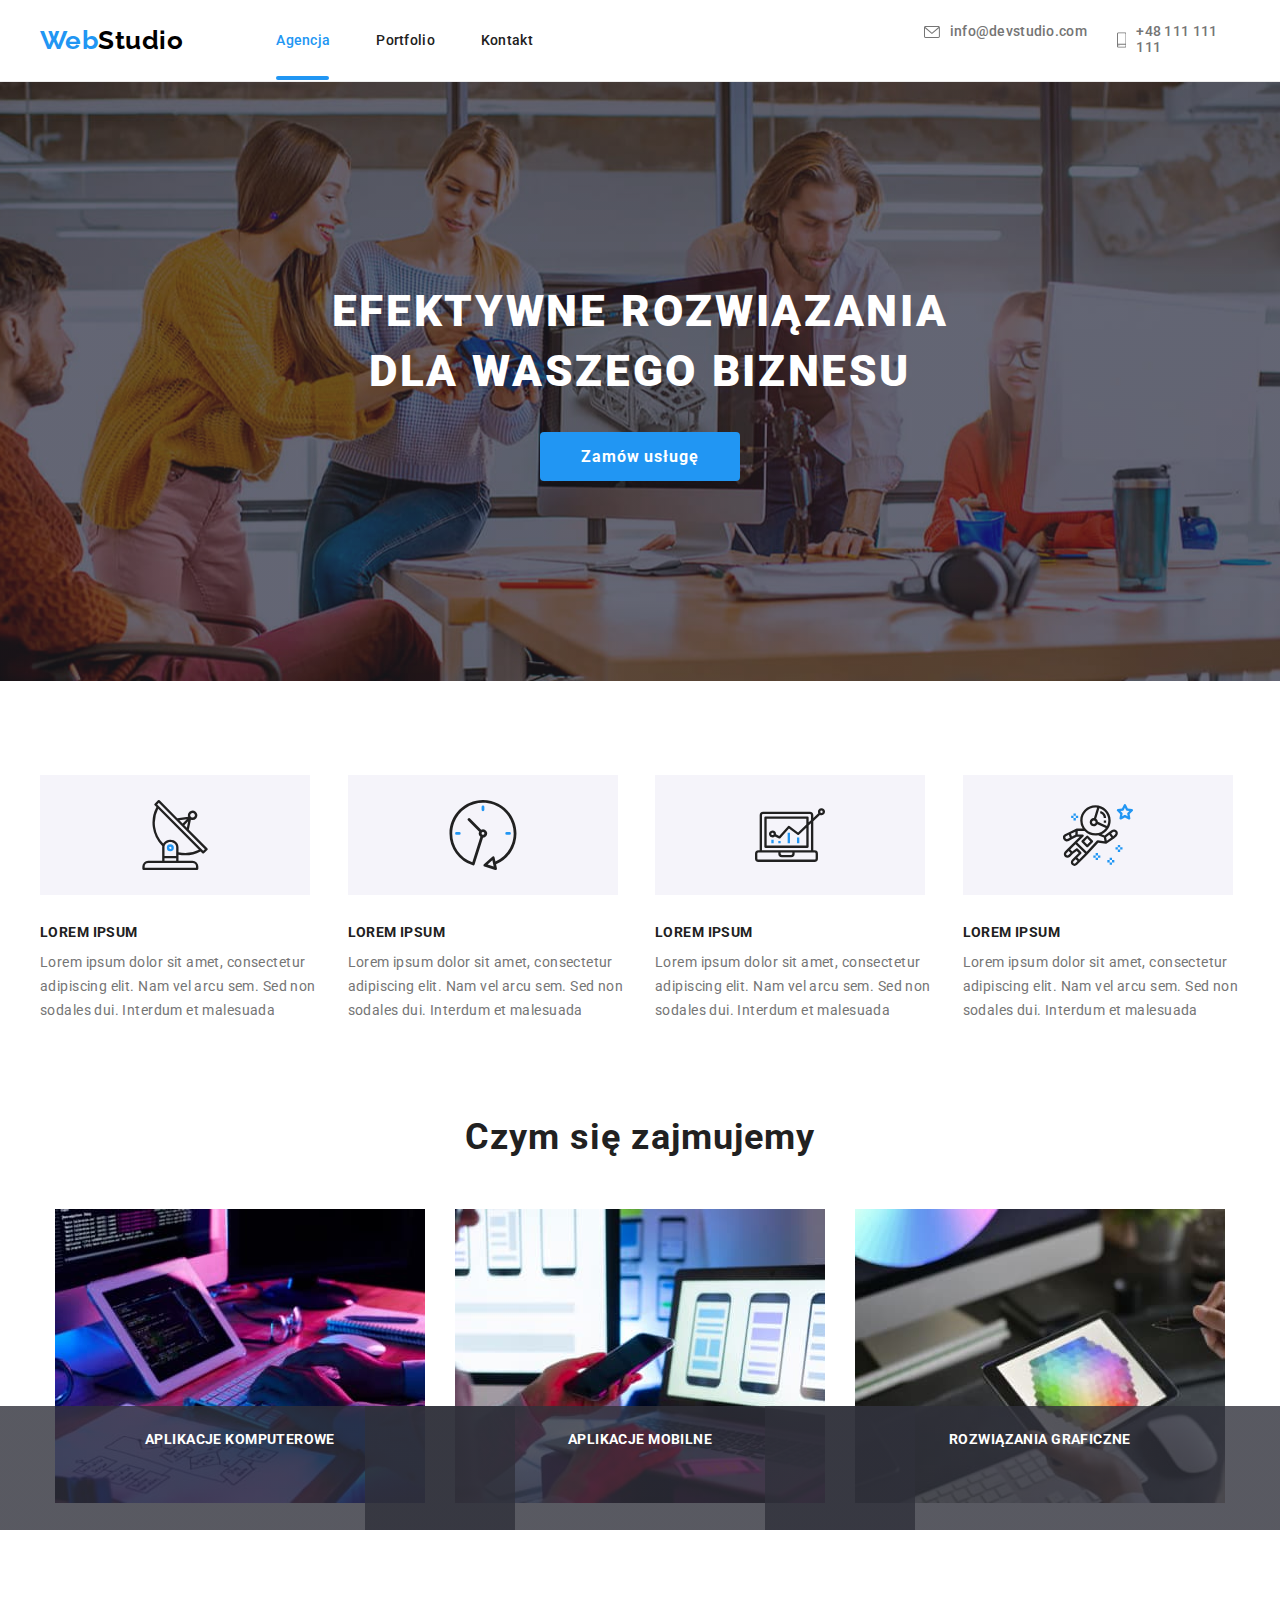
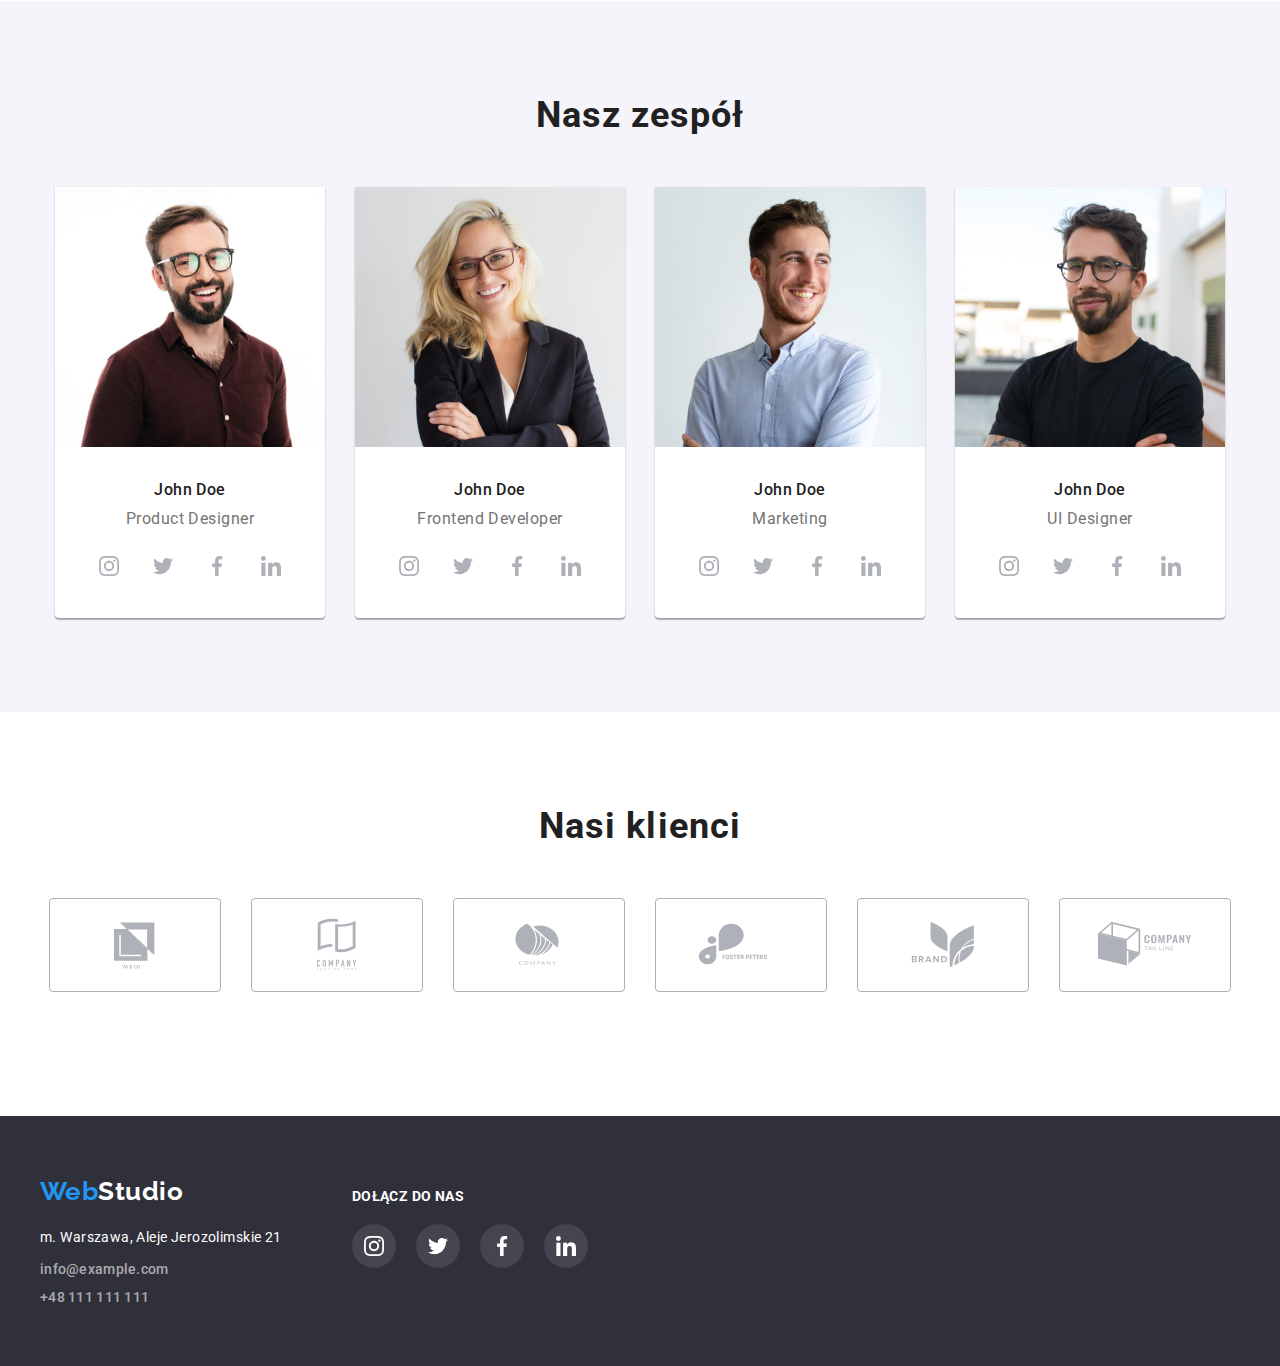
<file: index.html>
<!DOCTYPE html>
<html lang="pl">

<head>
  <meta charset="UTF-8" />
  <meta http-equiv="X-UA-Compatible" content="IE=edge" />
  <meta name="viewport" content="width=device-width, initial-scale=1.0" />
  <title>WebStudio | Strona główna</title>
  <link rel="preconnect" href="https://fonts.googleapis.com" />
  <link rel="preconnect" href="https://fonts.gstatic.com" crossorigin />
  <link href="https://fonts.googleapis.com/css2?family=Raleway:wght@700&family=Roboto:wght@400;500;700;900&display=swap"
    rel="stylesheet" />
  <link rel="stylesheet" href="https://cdnjs.cloudflare.com/ajax/libs/modern-normalize/1.1.0/modern-normalize.min.css"
    integrity="sha512-wpPYUAdjBVSE4KJnH1VR1HeZfpl1ub8YT/NKx4PuQ5NmX2tKuGu6U/JRp5y+Y8XG2tV+wKQpNHVUX03MfMFn9Q=="
    crossorigin="anonymous" referrerpolicy="no-referrer" />
  <link href="./css/styles.css" rel="stylesheet" />
</head>

<body>
  <header class="header-line">
    <div class="container box1">
      <a class="logo-black" href="./index.html"><span class="logo-web">Web</span>Studio</a>
      <nav>
        <ul class="navigation-links">
          <li class="list-navigation">
            <a class="link-active" href="./index.html">Agencja</a>
          </li>
          <li class="list-navigation">
            <a class="link" href="./portfolio.html">Portfolio</a>
          </li>
          <li class="list-navigation">
            <a class="link" href="#">Kontakt</a>
          </li>
        </ul>
      </nav>
      <ul class="contact-links-top">
        <li class="list-contact">
          <a class="link-contact" href="mailto:info@devstudio.com">
            <svg class="icons-contact" width="16" height="12">
              <use href="./images/icons.svg#icon-envelope"></use>
            </svg>info@devstudio.com</a>
        </li>
        <li class="list-contact">
          <a class="link-contact" href="tel:+48111111111"><svg class="icons-contact" width="10" height="16">
              <use href="./images/icons.svg#icon-phone"></use>
            </svg>+48 111 111 111</a>
        </li>
      </ul>
    </div>
  </header>
  <main>
    <!-- Main Header -->
    <section class="section-background-1">
      <div class="container align">
        <h1 class="main-headline">
          Efektywne rozwiązania <br />
          dla waszego biznesu
        </h1>
        <button type="button" class="service-order" data-modal-open>
          Zamów usługę
        </button>
      </div>
    </section>
    <!-- Our assests -->
    <section class="section">
      <div class="container">
        <ul class="list-assets">
          <li class="item-assest">
            <div class="assets-icon-box">
              <svg class="icons-assets" width="70" height="70">
                <use href="./images/icons.svg#icon-antenna"></use>
              </svg>
            </div>
            <h3 class="assets">Lorem ipsum</h3>
            <p class="assets-description">
              Lorem ipsum dolor sit amet, consectetur adipiscing elit. Nam vel
              arcu sem. Sed non sodales dui. Interdum et malesuada
            </p>
          </li>
          <li class="item-assest">
            <div class="assets-icon-box">
              <svg class="icons-assets" width="70" height="70">
                <use href="./images/icons.svg#icon-clock"></use>
              </svg>
            </div>
            <h3 class="assets">Lorem ipsum</h3>
            <p class="assets-description">
              Lorem ipsum dolor sit amet, consectetur adipiscing elit. Nam vel
              arcu sem. Sed non sodales dui. Interdum et malesuada
            </p>
          </li>
          <li class="item-assest">
            <div class="assets-icon-box">
              <svg class="icons-assets" width="70" height="70">
                <use href="./images/icons.svg#icon-diagram"></use>
              </svg>
            </div>
            <h3 class="assets">Lorem ipsum</h3>
            <p class="assets-description">
              Lorem ipsum dolor sit amet, consectetur adipiscing elit. Nam vel
              arcu sem. Sed non sodales dui. Interdum et malesuada
            </p>
          </li>
          <li class="item-assest">
            <div class="assets-icon-box">
              <svg class="icons-assets" width="70" height="70">
                <use href="./images/icons.svg#icon-astronaut"></use>
              </svg>
            </div>
            <h3 class="assets">Lorem ipsum</h3>
            <p class="assets-description">
              Lorem ipsum dolor sit amet, consectetur adipiscing elit. Nam vel
              arcu sem. Sed non sodales dui. Interdum et malesuada
            </p>
          </li>
        </ul>
      </div>
    </section>
    <!-- What we do -->
    <section class="section-what-we-do">
      <div class="container">
        <h2 class="second-headline">Czym się zajmujemy</h2>
        <ul class="list-what-we-do">
          <li class="item-what-we-do item-description-background">
            <img src="images/whatdowedo-1.jpg" alt="osoba pisząca na komputerze" width="370" height="294" />
            <p class="item-description">Aplikacje komputerowe</p>
          </li>
          <li class="item-what-we-do item-description-background">
            <img src="images/whatdowedo-2.jpg" alt="osoba sprawdzająca powiadomienia na telefonie" width="370"
              height="294" />
            <p class="item-description">Aplikacje mobilne</p>
          </li>
          <li class="item-what-we-do item-description-background">
            <img src="images/whatdowedo-3.jpg" alt="tablet z paletą kolorów" width="370" height="294" />
            <p class="item-description">Rozwiązania graficzne</p>
          </li>
        </ul>
      </div>
    </section>
    <!-- Our team -->
    <section class="section section-background-2">
      <div class="container">
        <h2 class="second-headline">Nasz zespół</h2>
        <ul class="list-team">
          <li class="item-team">
            <img src="images/team-member-1.jpg" alt="John Doe Product Designer" width="270" height="260" />
            <h3 class="member-name">John Doe</h3>
            <p class="member-position">Product Designer</p>
            <ul class="list-clients">
              <li class="team-icon">
                <a class="team-icon-border" href="#">
                  <svg class="list-icons" width="20" height="20">
                    <use href="./images/icons.svg#icon-instagram"></use>
                  </svg></a>
              </li>
              <li class="team-icon">
                <a class="team-icon-border" href="#">
                  <svg class="list-icons" width="20" height="20">
                    <use href="./images/icons.svg#icon-twitter"></use>
                  </svg></a>
              </li>
              <li class="team-icon">
                <a class="team-icon-border" href="#">
                  <svg class="list-icons" width="20" height="20">
                    <use href="./images/icons.svg#icon-facebook"></use>
                  </svg></a>
              </li>
              <li class="team-icon">
                <a class="team-icon-border" href="#">
                  <svg class="list-icons" width="20" height="20">
                    <use href="./images/icons.svg#icon-linkedin"></use>
                  </svg></a>
              </li>
            </ul>
          </li>
          <li class="item-team">
            <img src="images/team-member-2.jpg" alt="John Doe Frontend Developer" width="270" height="260" />
            <h3 class="member-name">John Doe</h3>
            <p class="member-position">Frontend Developer</p>
            <ul class="list-clients">
              <li class="team-icon">
                <a class="team-icon-border" href="#">
                  <svg class="list-icons" width="20" height="20">
                    <use href="./images/icons.svg#icon-instagram"></use>
                  </svg></a>
              </li>
              <li class="team-icon">
                <a class="team-icon-border" href="#">
                  <svg class="list-icons" width="20" height="20">
                    <use href="./images/icons.svg#icon-twitter"></use>
                  </svg></a>
              </li>
              <li class="team-icon">
                <a class="team-icon-border" href="#">
                  <svg class="list-icons" width="20" height="20">
                    <use href="./images/icons.svg#icon-facebook"></use>
                  </svg></a>
              </li>
              <li class="team-icon">
                <a class="team-icon-border" href="#">
                  <svg class="list-icons" width="20x" height="20px">
                    <use href="./images/icons.svg#icon-linkedin"></use>
                  </svg></a>
              </li>
            </ul>
          </li>
          <li class="item-team">
            <img src="images/team-member-3.jpg" alt="John Doe Marketing" width="270" height="260" />
            <h3 class="member-name">John Doe</h3>
            <p class="member-position">Marketing</p>
            <ul class="list-clients">
              <li class="team-icon">
                <a class="team-icon-border" href="#">
                  <svg class="list-icons" width="20" height="20">
                    <use href="./images/icons.svg#icon-instagram"></use>
                  </svg></a>
              </li>
              <li class="team-icon">
                <a class="team-icon-border" href="#">
                  <svg class="list-icons" width="20" height="20">
                    <use href="./images/icons.svg#icon-twitter"></use>
                  </svg></a>
              </li>
              <li class="team-icon">
                <a class="team-icon-border" href="#">
                  <svg class="list-icons" width="20" height="20">
                    <use href="./images/icons.svg#icon-facebook"></use>
                  </svg></a>
              </li>
              <li class="team-icon">
                <a class="team-icon-border" href="#">
                  <svg class="list-icons" width="20" height="20">
                    <use href="./images/icons.svg#icon-linkedin"></use>
                  </svg></a>
              </li>
            </ul>
          </li>
          <li class="item-team">
            <img src="images/team-member-4.jpg" alt="John Doe UI Designer" width="270" height="260" />
            <h3 class="member-name">John Doe</h3>
            <p class="member-position">UI Designer</p>
            <ul class="list-clients">
              <li class="team-icon">
                <a class="team-icon-border" href="#">
                  <svg class="list-icons" width="20" height="20">
                    <use href="./images/icons.svg#icon-instagram"></use>
                  </svg></a>
              </li>
              <li class="team-icon">
                <a class="team-icon-border" href="#">
                  <svg class="list-icons" width="20" height="20">
                    <use href="./images/icons.svg#icon-twitter"></use>
                  </svg></a>
              </li>
              <li class="team-icon">
                <a class="team-icon-border" href="#">
                  <svg class="list-icons" width="20" height="20">
                    <use href="./images/icons.svg#icon-facebook"></use>
                  </svg></a>
              </li>
              <li class="team-icon">
                <a class="team-icon-border" href="#">
                  <svg class="list-icons" width="20" height="20">
                    <use href="./images/icons.svg#icon-linkedin"></use>
                  </svg></a>
              </li>
            </ul>
          </li>
        </ul>
      </div>
    </section>
    <!-- Our clients -->
    <section class="section">
      <div class="container">
        <h2 class="second-headline">Nasi klienci</h2>
        <ul class="list-clients">
          <li class="item-client">
            <a class="item-border" href="#">
              <svg class="list-icons" width="106" height="60">
                <use href="./images/icons.svg#icon-client1"></use>
              </svg></a>
          </li>
          <li class="item-client">
            <a class="item-border" href="#">
              <svg class="list-icons" width="106" height="60">
                <use href="./images/icons.svg#icon-client2"></use>
              </svg></a>
          </li>
          <li class="item-client">
            <a class="item-border" href="#">
              <svg class="list-icons" width="106" height="60">
                <use href="./images/icons.svg#icon-client3"></use>
              </svg></a>
          </li>
          <li class="item-client">
            <a class="item-border" href="#">
              <svg class="list-icons" width="106" height="60">
                <use href="./images/icons.svg#icon-client4"></use>
              </svg></a>
          </li>
          <li class="item-client">
            <a class="item-border" href="#">
              <svg class="list-icons" width="106" height="60">
                <use href="./images/icons.svg#icon-client5"></use>
              </svg></a>
          </li>
          <li class="item-client">
            <a class="item-border" href="#">
              <svg class="list-icons" width="106" height="60">
                <use href="./images/icons.svg#icon-client6"></use>
              </svg></a>
          </li>
        </ul>
      </div>
    </section>
  </main>
  <footer class="footer">
    <div class="container footer-box">
      <div>
        <a class="logo-white" href="./index.html"><span class="logo-web">Web</span>Studio</a>
        <address>
          <ul class="contact-links-bottom">
            <li>
              <p class="city-street">m. Warszawa, Aleje Jerozolimskie 21</p>
            </li>
            <li class="item-contact-bottom">
              <a class="link" href="mailto:info@example.com">info@example.com</a>
            </li>
            <li>
              <a class="link" href="tel:+48111111111">+48 111 111 111</a>
            </li>
          </ul>
        </address>
      </div>
      <div class="social-media-box">
        <h3 class="social-media-title">Dołącz do nas</h3>
        <ul class="list-social-media">
          <li class="social-media-icon">
            <a class="social-media-icon-border" href="#">
              <svg class="list-icons" width="20" height="20">
                <use href="./images/icons.svg#icon-instagram"></use>
              </svg></a>
          </li>
          <li class="social-media-icon">
            <a class="social-media-icon-border" href="#">
              <svg class="list-icons" width="20" height="20">
                <use href="./images/icons.svg#icon-twitter"></use>
              </svg></a>
          </li>
          <li class="social-media-icon">
            <a class="social-media-icon-border" href="#">
              <svg class="list-icons" width="20" height="20">
                <use href="./images/icons.svg#icon-facebook"></use>
              </svg></a>
          </li>
          <li class="social-media-icon">
            <a class="social-media-icon-border" href="#">
              <svg class="list-icons" width="20" height="20">
                <use href="./images/icons.svg#icon-linkedin"></use>
              </svg></a>
          </li>
        </ul>
      </div>
    </div>
  </footer>
  <div class="modal-background is-hidden" data-modal>
    <div class="modal">
      <button class="button-close" data-modal-close>
        <svg width="18" height="18">
          <use href="./images/icons.svg#icon-close"></use>
        </svg>
      </button>
    </div>
  </div>
  <script src="./js/modal.js"></script>
</body>

</html>
</file>
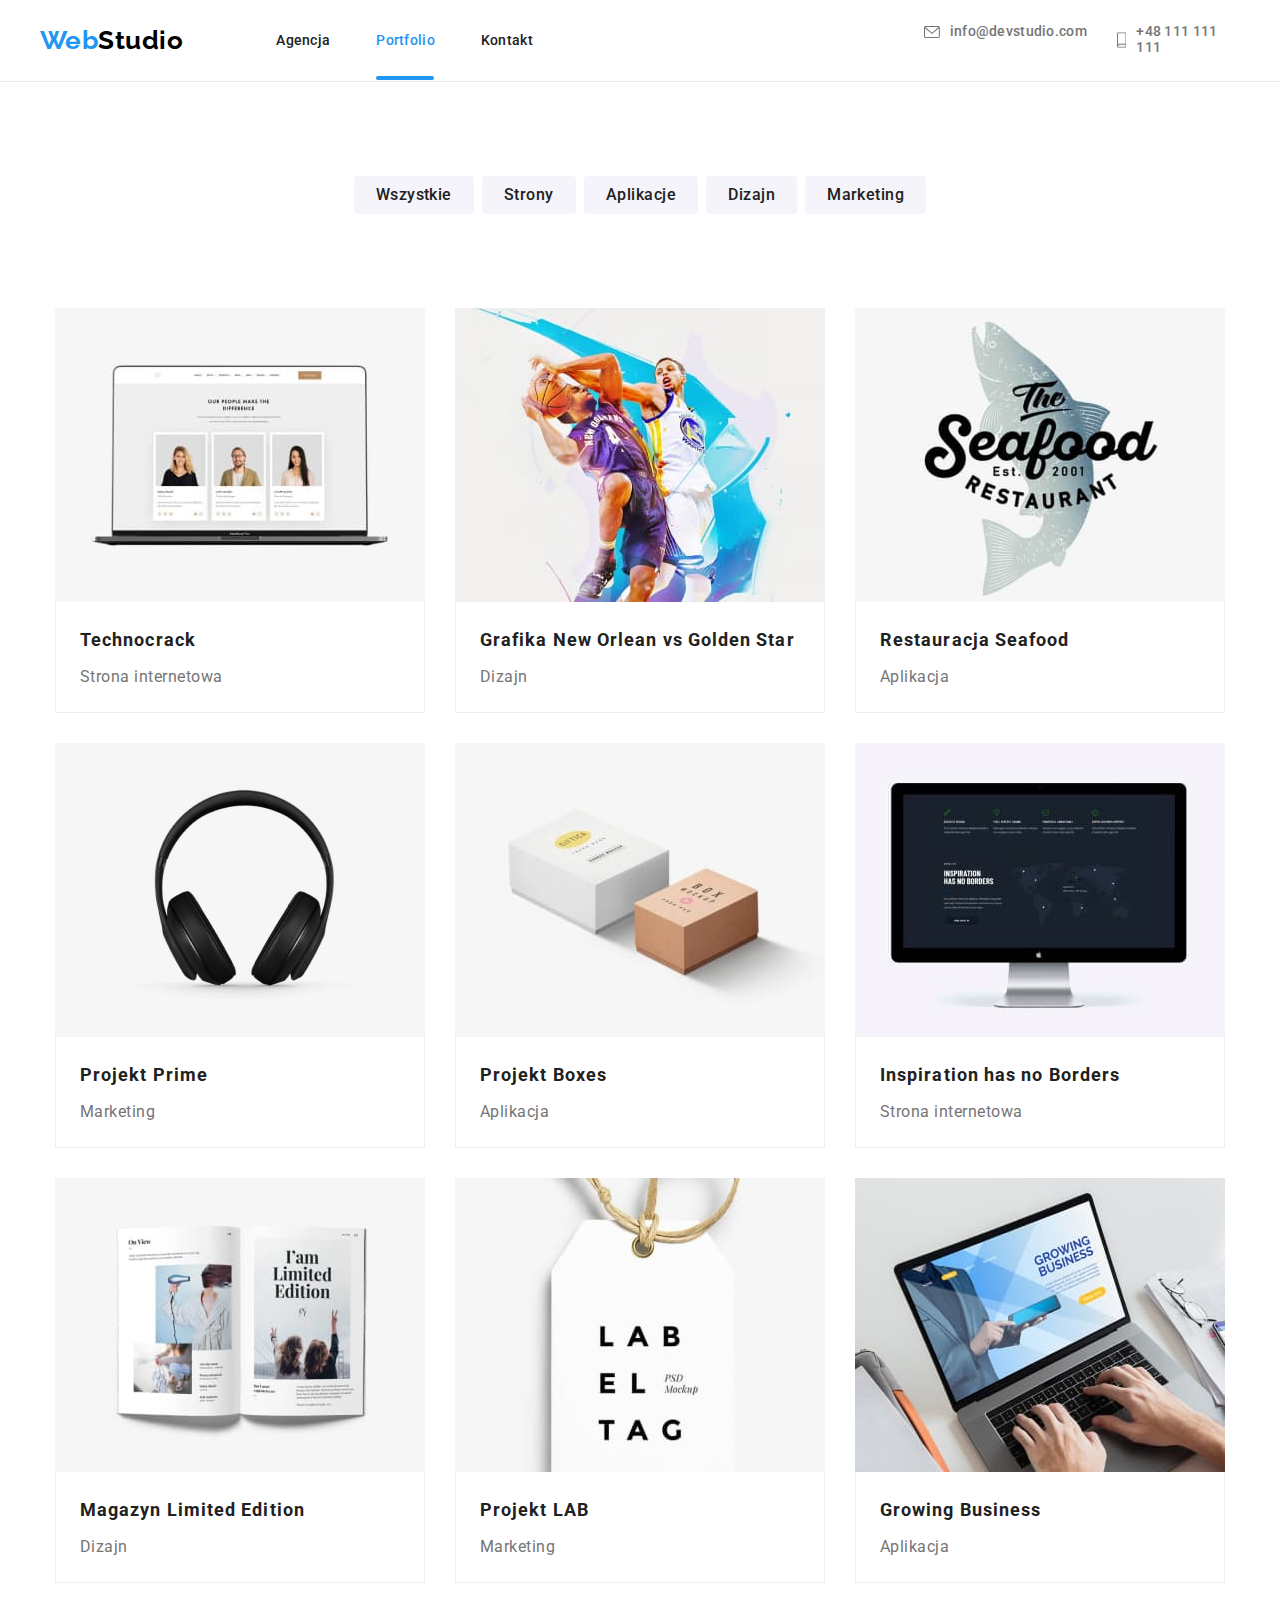
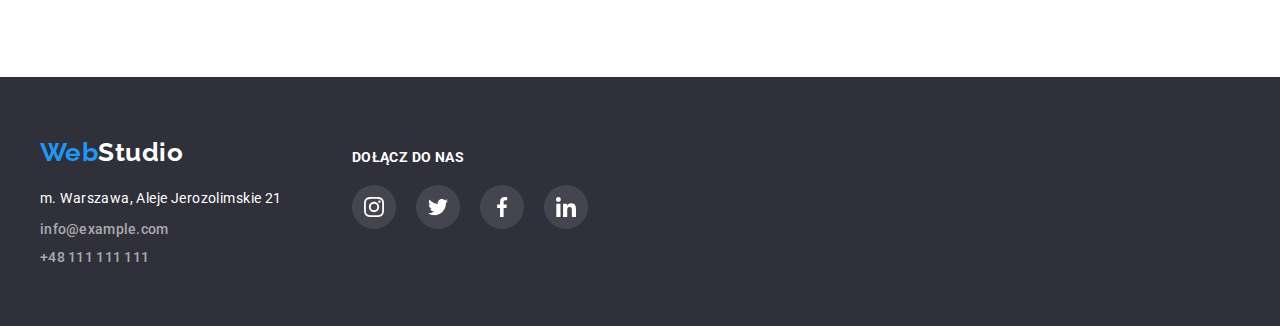
<file: portfolio.html>
<!DOCTYPE html>
<html lang="pl">

<head>
  <meta charset="UTF-8" />
  <meta http-equiv="X-UA-Compatible" content="IE=edge" />
  <meta name="viewport" content="width=device-width, initial-scale=1.0" />
  <title>WebStudio | Portfolio</title>
  <link rel="preconnect" href="https://fonts.googleapis.com" />
  <link rel="preconnect" href="https://fonts.gstatic.com" crossorigin />
  <link href="https://fonts.googleapis.com/css2?family=Raleway:wght@700&family=Roboto:wght@400;500;700;900&display=swap"
    rel="stylesheet" />
  <link rel="stylesheet" href="https://cdnjs.cloudflare.com/ajax/libs/modern-normalize/1.1.0/modern-normalize.min.css"
    integrity="sha512-wpPYUAdjBVSE4KJnH1VR1HeZfpl1ub8YT/NKx4PuQ5NmX2tKuGu6U/JRp5y+Y8XG2tV+wKQpNHVUX03MfMFn9Q=="
    crossorigin="anonymous" referrerpolicy="no-referrer" />
  <link href="./css/styles.css" rel="stylesheet" />
</head>

<body>
  <header class="header-line">
    <div class="container box1">
      <a class="logo-black" href="./index.html"><span class="logo-web">Web</span>Studio</a>
      <nav>
        <ul class="navigation-links">
          <li class="list-navigation">
            <a class="link" href="./index.html">Agencja</a>
          </li>
          <li class="list-navigation">
            <a class="link-active-portfolio" href="./portfolio.html">Portfolio</a>
          </li>
          <li class="list-navigation">
            <a class="link" href="#">Kontakt</a>
          </li>
        </ul>
      </nav>
      <ul class="contact-links-top">
        <li class="list-contact">
          <a class="link-contact" href="mailto:info@devstudio.com">
            <svg class="icons-contact" width="16" height="12">
              <use href="./images/icons.svg#icon-envelope"></use>
            </svg>info@devstudio.com</a>
        </li>
        <li class="list-contact">
          <a class="link-contact" href="tel:+48111111111"><svg class="icons-contact" width="10" height="16">
              <use href="./images/icons.svg#icon-phone"></use>
            </svg>+48 111 111 111</a>
        </li>
      </ul>
    </div>
  </header>
  <main>
    <!-- Project filters -->
    <section class="section">
      <div class="container">
        <ul class="list-project-filter">
          <li class="item-project-filter">
            <button type="button" class="project-filter">Wszystkie</button>
          </li>
          <li class="item-project-filter">
            <button type="button" class="project-filter">Strony</button>
          </li>
          <li class="item-project-filter">
            <button type="button" class="project-filter">Aplikacje</button>
          </li>
          <li class="item-project-filter">
            <button type="button" class="project-filter">Dizajn</button>
          </li>
          <li class="item-project-filter">
            <button type="button" class="project-filter">Marketing</button>
          </li>
        </ul>
      </div>
    </section>
    <!-- Project results -->
    <section class="section-projects">
      <div class="container">
        <ul class="list-project">
          <li class="item-project">
            <img src="images/technocrack.jpg" alt="projekt strony internetowej firmy technocrack" width="370"
              height="294" />
            <div class="overlay">
              <p class="overlay-description">
                Technocrack jest popularną platformą wykorzystywaną do
                rozpowszechniania koronawirusa. Firmy wykorzystują tę
                platformę do celów szpiegowskich i ataków na niezabezpieczone
                serwery konkurencji
              </p>
            </div>
            <div class="project-border">
              <h2 class="project-name">Technocrack</h2>
              <p class="project-group">Strona internetowa</p>
            </div>
          </li>
          <li class="item-project">
            <img src="images/new-orlean-vs-golden-star.jpg" alt="ilustracja dwóch zawodników koszykówki podczas meczu"
              width="370" height="294" />
            <div class="overlay">
              <p class="overlay-description">
                Technocrack jest popularną platformą wykorzystywaną do
                rozpowszechniania koronawirusa. Firmy wykorzystują tę
                platformę do celów szpiegowskich i ataków na niezabezpieczone
                serwery konkurencji
              </p>
            </div>
            <div class="project-border">
              <h2 class="project-name">
                Grafika New Orlean vs Golden Star
              </h2>
              <p class="project-group">Dizajn</p>
            </div>
          </li>
          <li class="item-project">
            <img src="images/seafood-restaurant.jpg" alt="logo restauracji seafood" width="370" height="294" />
            <div class="overlay">
              <p class="overlay-description">
                Technocrack jest popularną platformą wykorzystywaną do
                rozpowszechniania koronawirusa. Firmy wykorzystują tę
                platformę do celów szpiegowskich i ataków na niezabezpieczone
                serwery konkurencji
              </p>
            </div>
            <div class="project-border">
              <h2 class="project-name">
                Restauracja Seafood
              </h2>
              <p class="project-group">Aplikacja</p>
            </div>
          </li>
          <li class="item-project">
            <img src="images/project-prime.jpg" alt="czarne słuchawki nauszne" width="370" height="294" />
            <div class="overlay">
              <p class="overlay-description">
                Technocrack jest popularną platformą wykorzystywaną do
                rozpowszechniania koronawirusa. Firmy wykorzystują tę
                platformę do celów szpiegowskich i ataków na niezabezpieczone
                serwery konkurencji
              </p>
            </div>
            <div class="project-border">
              <h2 class="project-name">
                Projekt Prime
              </h2>
              <p class="project-group">Marketing</p>
            </div>
          </li>
          <li class="item-project">
            <img src="images/project-boxes.jpg" alt="dwa tekturowe pudełka" width="370" height="294" />
            <div class="overlay">
              <p class="overlay-description">
                Technocrack jest popularną platformą wykorzystywaną do
                rozpowszechniania koronawirusa. Firmy wykorzystują tę
                platformę do celów szpiegowskich i ataków na niezabezpieczone
                serwery konkurencji
              </p>
            </div>
            <div class="project-border">
              <h2 class="project-name">
                Projekt Boxes
              </h2>
              <p class="project-group">Aplikacja</p>
            </div>
          </li>
          <li class="item-project">
            <img src="images/inspiration-has-no-borders.jpg"
              alt="monitor z wyświetlonym projektem strony internetowej inspiration has no borders" width="370"
              height="294" />
            <div class="overlay">
              <p class="overlay-description">
                Technocrack jest popularną platformą wykorzystywaną do
                rozpowszechniania koronawirusa. Firmy wykorzystują tę
                platformę do celów szpiegowskich i ataków na niezabezpieczone
                serwery konkurencji
              </p>
            </div>
            <div class="project-border">
              <h2 class="project-name">
                Inspiration has no Borders
              </h2>
              <p class="project-group">Strona internetowa</p>
            </div>
          </li>
          <li class="item-project">
            <img src="images/limited-edition-magazine.jpg" alt="zdjęcie papierowej wersji magazynu limited edition"
              width="370" height="294" />
            <div class="overlay">
              <p class="overlay-description">
                Technocrack jest popularną platformą wykorzystywaną do
                rozpowszechniania koronawirusa. Firmy wykorzystują tę
                platformę do celów szpiegowskich i ataków na niezabezpieczone
                serwery konkurencji
              </p>
            </div>
            <div class="project-border">
              <h2 class="project-name">
                Magazyn Limited Edition
              </h2>
              <p class="project-group">Dizajn</p>
            </div>
          </li>
          <li class="item-project">
            <img src="images/project-lab.jpg" alt="makieta projektu labeltag" width="370" height="294" />
            <div class="overlay">
              <p class="overlay-description">
                Technocrack jest popularną platformą wykorzystywaną do
                rozpowszechniania koronawirusa. Firmy wykorzystują tę
                platformę do celów szpiegowskich i ataków na niezabezpieczone
                serwery konkurencji
              </p>
            </div>
            <div class="project-border">
              <h2 class="project-name">Projekt LAB</h2>
              <p class="project-group">Marketing</p>
            </div>
          </li>
          <li class="item-project">
            <img src="images/growing-business.jpg" alt="laptop z uruchomioną aplikacją growing business" width="370"
              height="294" />
            <div class="overlay">
              <p class="overlay-description">
                Technocrack jest popularną platformą wykorzystywaną do
                rozpowszechniania koronawirusa. Firmy wykorzystują tę
                platformę do celów szpiegowskich i ataków na niezabezpieczone
                serwery konkurencji
              </p>
            </div>
            <div class="project-border">
              <h2 class="project-name">Growing Business</h2>
              <p class="project-group">Aplikacja</p>
            </div>
          </li>
        </ul>
      </div>
    </section>
  </main>
  <footer class="footer">
    <div class="container footer-box">
      <div>
        <a class="logo-white" href="./index.html"><span class="logo-web">Web</span>Studio</a>
        <address>
          <ul class="contact-links-bottom">
            <li>
              <p class="city-street">m. Warszawa, Aleje Jerozolimskie 21</p>
            </li>
            <li class="item-contact-bottom">
              <a class="link" href="mailto:info@example.com">info@example.com</a>
            </li>
            <li>
              <a class="link" href="tel:+48111111111">+48 111 111 111</a>
            </li>
          </ul>
        </address>
      </div>
      <div class="social-media-box">
        <p class="social-media-title">Dołącz do nas</p>
        <ul class="list-social-media">
          <li class="social-media-icon">
            <a class="social-media-icon-border" href="#">
              <svg class="list-icons" width="20" height="20">
                <use href="./images/icons.svg#icon-instagram"></use>
              </svg></a>
          </li>
          <li class="social-media-icon">
            <a class="social-media-icon-border" href="#">
              <svg class="list-icons" width="20" height="20">
                <use href="./images/icons.svg#icon-twitter"></use>
              </svg></a>
          </li>
          <li class="social-media-icon">
            <a class="social-media-icon-border" href="#">
              <svg class="list-icons" width="20" height="20">
                <use href="./images/icons.svg#icon-facebook"></use>
              </svg></a>
          </li>
          <li class="social-media-icon">
            <a class="social-media-icon-border" href="#">
              <svg class="list-icons" width="20" height="20">
                <use href="./images/icons.svg#icon-linkedin"></use>
              </svg></a>
          </li>
        </ul>
      </div>
    </div>
  </footer>
</body>

</html>
</file>
<file: css/styles.css>
* {
  margin: 0;
  padding: 0;
}

:root {
  --accent-color: #2196f3;
  --main-text-color: #212121;
  --main-description-color: #757575;
  --white-text: #fff;
  --black-text: #000000;
  --bottom-contact-color: rgba(255, 255, 255, 0.6);
  --portfolio-filter: #f5f4fa;
  --footer-background: #2f303a;
  --footer-socialmedia-icon: rgba(255, 255, 255, 0.1);
  --icon-color: #afb1b8;
}

/* Global */

body {
  color: var(--main-text-color);
  font-family: "Roboto", "Tahoma", sans-serif;
  letter-spacing: 0.03em;
}

a {
  text-decoration: none;
}

ul {
  list-style: none;
}

.container {
  max-width: 1200px;
  width: 100%;
  margin: 0 auto;
}

.section {
  padding: 94px 0;
}

.second-headline {
  color: var(--main-text-color);
  font-size: 36px;
  line-height: 1.16;
  text-align: center;
  letter-spacing: 0.03em;
  margin-bottom: 50px;
}

.align {
  text-align: center;
}

/* Header */

.link-active,
.link-active-portfolio {
  color: var(--accent-color);
  font-weight: 500;
  font-size: 14px;
  line-height: 1.14;
  letter-spacing: 0.02em;
  transition-duration: 250ms;
  transition-timing-function: cubic-bezier(0.4, 0, 0.2, 1);
  transition-property: color;
}

.link-active::after,
.link-active-portfolio::after {
  content: "";
  height: 4px;
  background-color: var(--accent-color);
  border-radius: 2px;
  position: absolute;
  top: 46px;
  left: 0;
  margin: 0;
  padding: 0;
  display: block;
}

.link-active::after {
  width: 53px;
}
.link-active-portfolio::after {
  width: 58px;
}

.header-line {
  border-bottom: 1px solid #ececec;
}

.box1 {
  display: flex;
  align-items: center;
  margin-top: 24px;
  margin-bottom: 25px;
}

.logo-black {
  color: var(--black-text);
  font-family: "Raleway";
  font-weight: 700;
  font-size: 26px;
  margin-right: 93px;
}

.logo-white {
  color: var(--white-text);
  font-family: "Raleway";
  font-weight: 700;
  font-size: 26px;
}

.logo-web {
  color: var(--accent-color);
}

.navigation-links {
  display: flex;
}

.navigation-links:last-child {
  margin-right: 345px;
}

.list-navigation {
  margin-right: 46px;
  position: relative;
}

.link {
  color: var(--main-text-color);
  font-weight: 500;
  font-size: 14px;
  line-height: 1.14;
  letter-spacing: 0.02em;
  transition-duration: 250ms;
  transition-timing-function: cubic-bezier(0.4, 0, 0.2, 1);
  transition-property: color;
}

.contact-links-bottom .link:hover,
.contact-links-bottom .link:focus,
.link-active:hover,
.link-active:focus,
.link:hover,
.link:focus {
  color: var(--accent-color);
}

.contact-links-top {
  display: flex;
}

.link-contact {
  display: flex;
  align-items: center;
}

.list-contact:not(:last-child) {
  margin-right: 30px;
}

.contact-links-top .link-contact {
  color: var(--main-description-color);
  fill: var(--main-description-color);
  font-weight: 500;
  font-size: 14px;
  line-height: 1.14;
  letter-spacing: 0.02em;
  transition-duration: 250ms;
  transition-timing-function: cubic-bezier(0.4, 0, 0.2, 1);
  transition-property: color, fill;
}

.link-contact:hover,
.link-contact:focus {
  color: var(--accent-color);
  fill: var(--accent-color);
}

.icons-contact {
  margin-right: 10px;
}

/* Main Header */

.main-headline {
  color: var(--white-text);
  font-weight: 900;
  font-size: 44px;
  line-height: 1.36;
  text-align: center;
  letter-spacing: 0.06em;
  padding-top: 200px;
  margin-bottom: 30px;
  text-transform: uppercase;
}

.service-order {
  color: var(--white-text);
  font-family: "Roboto";
  font-weight: 700;
  font-size: 16px;
  line-height: 1.87;
  letter-spacing: 0.06em;
  background: var(--accent-color);
  border: none;
  border-radius: 4px;
  cursor: pointer;
  padding: 10px 41px 10px 41px;
  margin-bottom: 200px;
}

.section-background-1 {
  background-color: var(--footer-background);
  background-image: linear-gradient(
      to bottom,
      rgba(47, 48, 58, 0.4) 50%,
      rgba(47, 48, 58, 0.4) 50%
    ),
    url(../images/baner-background.jpg);
  background-repeat: no-repeat;
  background-position: center;
  background-size: 1600px;
  width: 100%;
}

.box3 {
  display: flex;
  justify-content: center;
  padding-bottom: 200px;
}

/* Our assests */

.assets {
  font-size: 14px;
  line-height: 1.14;
  letter-spacing: 0.03em;
  text-transform: uppercase;
}

.assets-description {
  color: var(--main-description-color);
  font-size: 14px;
  line-height: 1.71;
  letter-spacing: 0.03em;
  margin-top: 10px;
}

.list-assets {
  display: flex;
}

.item-assest:not(:last-child) {
  margin-right: 30px;
}

.assets-icon-box {
  display: flex;
  justify-content: center;
  align-items: center;
  width: 270px;
  height: 120px;
  background-color: var(--portfolio-filter);
  margin-bottom: 30px;
}

/* What we do */

.list-what-we-do {
  display: flex;
  justify-content: center;
}

.item-what-we-do:not(:last-child) {
  margin-right: 30px;
}

.section-what-we-do {
  margin-bottom: 94px;
}

.item-description-background {
  position: relative;
}

.item-description {
  width: 370px;
  height: 70px;

  position: absolute;
  left: 50%;
  top: 87%;
  margin: 0;
  padding: 27px 90px;
  transform: translateX(-50%) translateY(-50%);
  z-index: 1;

  font-weight: 700;
  font-size: 14px;
  line-height: 0.87;
  text-align: center;
  letter-spacing: 0.03em;
  text-transform: uppercase;
  background-image: linear-gradient(
    to bottom,
    rgba(47, 48, 58, 0.8) 50%,
    rgba(47, 48, 58, 0.8) 50%
  );
  color: var(--white-text);
}

/* Our team */

.section-background-2 {
  background-color: var(--portfolio-filter);
}

.item-team {
  margin-right: 30px;
  background-color: var(--white-text);
  box-shadow: 0px 1px 3px rgba(0, 0, 0, 0.12), 0px 1px 1px rgba(0, 0, 0, 0.14),
    0px 2px 1px rgba(0, 0, 0, 0.2);
  border-radius: 0px 0px 4px 4px;
  max-width: 270px;
}

.item-team:last-child {
  margin-right: 0px;
}

.member-name {
  color: var(--main-text-color);
  font-weight: 500;
  font-size: 16px;
  line-height: 1.18;
  letter-spacing: 0.03em;
  margin-top: 30px;
  margin-bottom: 10px;
  display: flex;
  justify-content: center;
}

.member-position {
  color: var(--main-description-color);
  font-size: 16px;
  line-height: 1.18;
  letter-spacing: 0.03em;
  margin-bottom: 16px;
  display: flex;
  justify-content: center;
}

.team-icon:not(:last-child) {
  margin-right: 10px;
}

.team-icon-border {
  display: flex;
  align-items: center;
  justify-content: center;
  width: 44px;
  height: 44px;
  border-radius: 50px;
  fill: var(--icon-color);
  background-color: var(--white-text);
  transition-duration: 250ms;
  transition-timing-function: cubic-bezier(0.4, 0, 0.2, 1);
  transition-property: background-color, fill;
}

.team-icon-border:hover,
.team-icon-border:focus {
  fill: var(--white-text);
  background-color: var(--accent-color);
}

/* Our clients */

.list-clients {
  fill: var(--icon-color);
  padding-bottom: 30px;
  display: flex;
  align-items: center;
  justify-content: center;
  transition-duration: 250ms;
  transition-timing-function: cubic-bezier(0.4, 0, 0.2, 1);
  transition-property: fill;
}

.item-client:not(:last-child) {
  margin-right: 30px;
}

.list-icons {
  transition-duration: 250ms;
  transition-timing-function: cubic-bezier(0.4, 0, 0.2, 1);
}

.item-border {
  display: flex;
  align-items: center;
  justify-content: center;
  width: 170px;
  height: 92px;
  border: 1px solid #afb1b8;
  border-radius: 4px;
  fill: var(--icon-color);
  transition-property: border, --color3, --color2;
  transition-duration: 1s;
  transition-timing-function: cubic-bezier(0.4, 0, 0.2, 1);
  transition-property: border;
}

.item-border:hover,
.item-border:focus {
  border: 1px solid var(--accent-color);
  fill: var(--accent-color);
}

/* Footer */

.footer {
  background-color: var(--footer-background);
  padding-top: 60px;
  padding-bottom: 60px;
}

.city-street {
  color: var(--white-text);
  font-size: 14px;
  line-height: 1.71;
  letter-spacing: 0.03em;
  font-style: normal;
  margin-top: 20px;
  margin-bottom: 9px;
}

.item-contact-bottom {
  margin-bottom: 9px;
}

.contact-links-bottom .link {
  color: var(--bottom-contact-color);
  font-weight: 500;
  font-size: 14px;
  line-height: 1.14;
  letter-spacing: 0.02em;
  font-style: normal;
  transition-duration: 250ms;
  transition-timing-function: cubic-bezier(0.4, 0, 0.2, 1);
  transition-property: color;
}

.social-media-box {
  display: flex;
  flex-wrap: wrap;
  width: 206px;
  height: 80px;
  margin-left: 70px;
  padding-top: 12px;
}

.social-media-title {
  color: var(--white-text);
  font-weight: 700;
  font-size: 14px;
  line-height: 16px;
  letter-spacing: 0.03em;
  text-transform: uppercase;
  padding-bottom: 20px;
}

.social-media-icon {
  margin-right: 20px;
}

.footer-box {
  display: flex;
}

.social-media-icon-border {
  display: flex;
  align-items: center;
  justify-content: center;
  width: 44px;
  height: 44px;
  background-color: var(--footer-socialmedia-icon);
  fill: var(--white-text);
  border-radius: 50px;
  transition-duration: 250ms;
  transition-timing-function: cubic-bezier(0.4, 0, 0.2, 1);
  transition-property: background-color, fill;
}

.social-media-icon-border:hover,
.social-media-icon-border:focus {
  background-color: var(--accent-color);
}

/* Project filters */

.project-filter {
  color: var(--main-text-color);
  font-family: "Roboto";
  font-weight: 500;
  font-size: 16px;
  line-height: 1.62;
  text-align: center;
  letter-spacing: 0.03em;
  background-color: var(--portfolio-filter);
  box-shadow: none;
  border: 0px solid;
  border-radius: 4px;
  padding: 6px 22px 6px 22px;
  transition-duration: 250ms;
  transition-timing-function: cubic-bezier(0.4, 0, 0.2, 1);
  transition-property: background-color, color, box-shadow;
}

.project-filter:hover,
.project-filter:focus {
  background-color: var(--accent-color);
  color: var(--white-text);
  cursor: pointer;
  box-shadow: 0px 3px 1px rgba(0, 0, 0, 0.1), 0px 1px 2px rgba(0, 0, 0, 0.08),
    0px 2px 2px rgba(0, 0, 0, 0.12);
}

.item-project-filter:not(:last-child) {
  margin-right: 8px;
}

/* Project results */

.project-name {
  color: var(--main-text-color);
  font-size: 18px;
  line-height: 2;
  letter-spacing: 0.06em;
  padding-top: 20px;
  padding-left: 24px;
}

.project-group {
  color: var(--main-description-color);
  font-size: 16px;
  line-height: 1.87;
  letter-spacing: 0.03em;
  padding-top: 4px;
  padding-left: 24px;
  padding-bottom: 20px;
}

.overlay {
  position: absolute;
  width: 100%;
  height: 100%;
  background-color: rgba(33, 150, 243, 0.9);
  top: 100%;
  transform: translateY(100%);
  transition: transform 500ms ease;
}

.overlay > .overlay-description {
  font-size: 18px;
  line-height: 1.55;
  letter-spacing: 0.03em;
  color: var(--white-text);
  padding-top: 49px;
  padding-left: 24px;
  padding-right: 45px;
}

.overlay code {
  display: inline-block;
  background-color: rgba(33, 150, 243, 0.9);
}

.main-headline-box,
.list-team,
.list-social-media,
.list-project-filter {
  display: flex;
  justify-content: center;
}

.section-projects {
  padding-bottom: 94px;
}

.list-project {
  display: flex;
  flex-wrap: wrap;
  gap: 30px;
  justify-content: center;
}

.item-project {
  display: flex;
  flex-direction: column;
  position: relative;
  overflow: hidden;
  box-shadow: none;
  transition-duration: 250ms;
  transition-timing-function: cubic-bezier(0.4, 0, 0.2, 1);
  transition-property: box-shadow;
}

.item-project:hover {
  cursor: pointer;
  box-shadow: 0px 1px 1px rgba(0, 0, 0, 0.12), 0px 4px 4px rgba(0, 0, 0, 0.06),
    1px 4px 6px rgba(0, 0, 0, 0.16);
}

.item-project:hover .overlay {
  transform: translateY(-100%);
}

.project-border {
  border: 1px solid #eee;
  border-top: none;
  position: relative;
  background-color: var(--white-text);
}

/* modal.js */

.modal-background {
  top: 0;
  left: 0;
  width: 100vw;
  height: 100vh;
  background-color: rgba(0, 0, 0, 0.3);
  position: fixed;
  z-index: 1;
  transition-property: visibility;
  visibility: visible;
  display: flex;
  animation-name: modalOpen;
  animation-duration: 2000ms;
  animation-timing-function: ease-in;
  animation-direction: normal;
  animation-fill-mode: forwards;
}

.modal {
  top: 50%;
  left: 50%;
  width: 528px;
  height: 581px;
  background-color: var(--white-text);
  box-shadow: 0px 1px 3px rgba(0, 0, 0, 0.12), 0px 1px 1px rgba(0, 0, 0, 0.14),
    0px 2px 1px rgba(0, 0, 0, 0.2);
  border-radius: 4px;
  position: fixed;
  z-index: 2;
  transition-property: visibility, transform;
  transform: translateX(-50%) translateY(-50%);
  transition-duration: 2;
  visibility: visible;
  animation-name: modalFrame;
  animation-duration: 1000ms;
  animation-timing-function: ease-in;
  animation-direction: normal;
  animation-fill-mode: forwards;
}

.is-hidden {
  pointer-events: none;
  visibility: hidden;
  opacity: 0;
}

.button-close {
  width: 30px;
  height: 30px;
  background-color: var(--white-text);
  border: 1px solid rgba(0, 0, 0, 0.1);
  border-radius: 50%;
  cursor: pointer;
  margin-top: 8px;
  margin-left: 490px;
  display: flex;
  align-items: center;
}

/* Animations */

@keyframes modalOpen {
  0% {
    background-color: rgba(0, 0, 0, 0);
  }
  50% {
    background-color: rgba(0, 0, 0, 0.2);
  }
  100% {
    background-color: rgba(0, 0, 0, 0.4);
  }
}

@keyframes modalFrame {
  0% {
    top: 0%;
    left: 50%;
    transform: translateX(-50%);
  }
  100% {
    top: 50%;
  }
}
</file>
